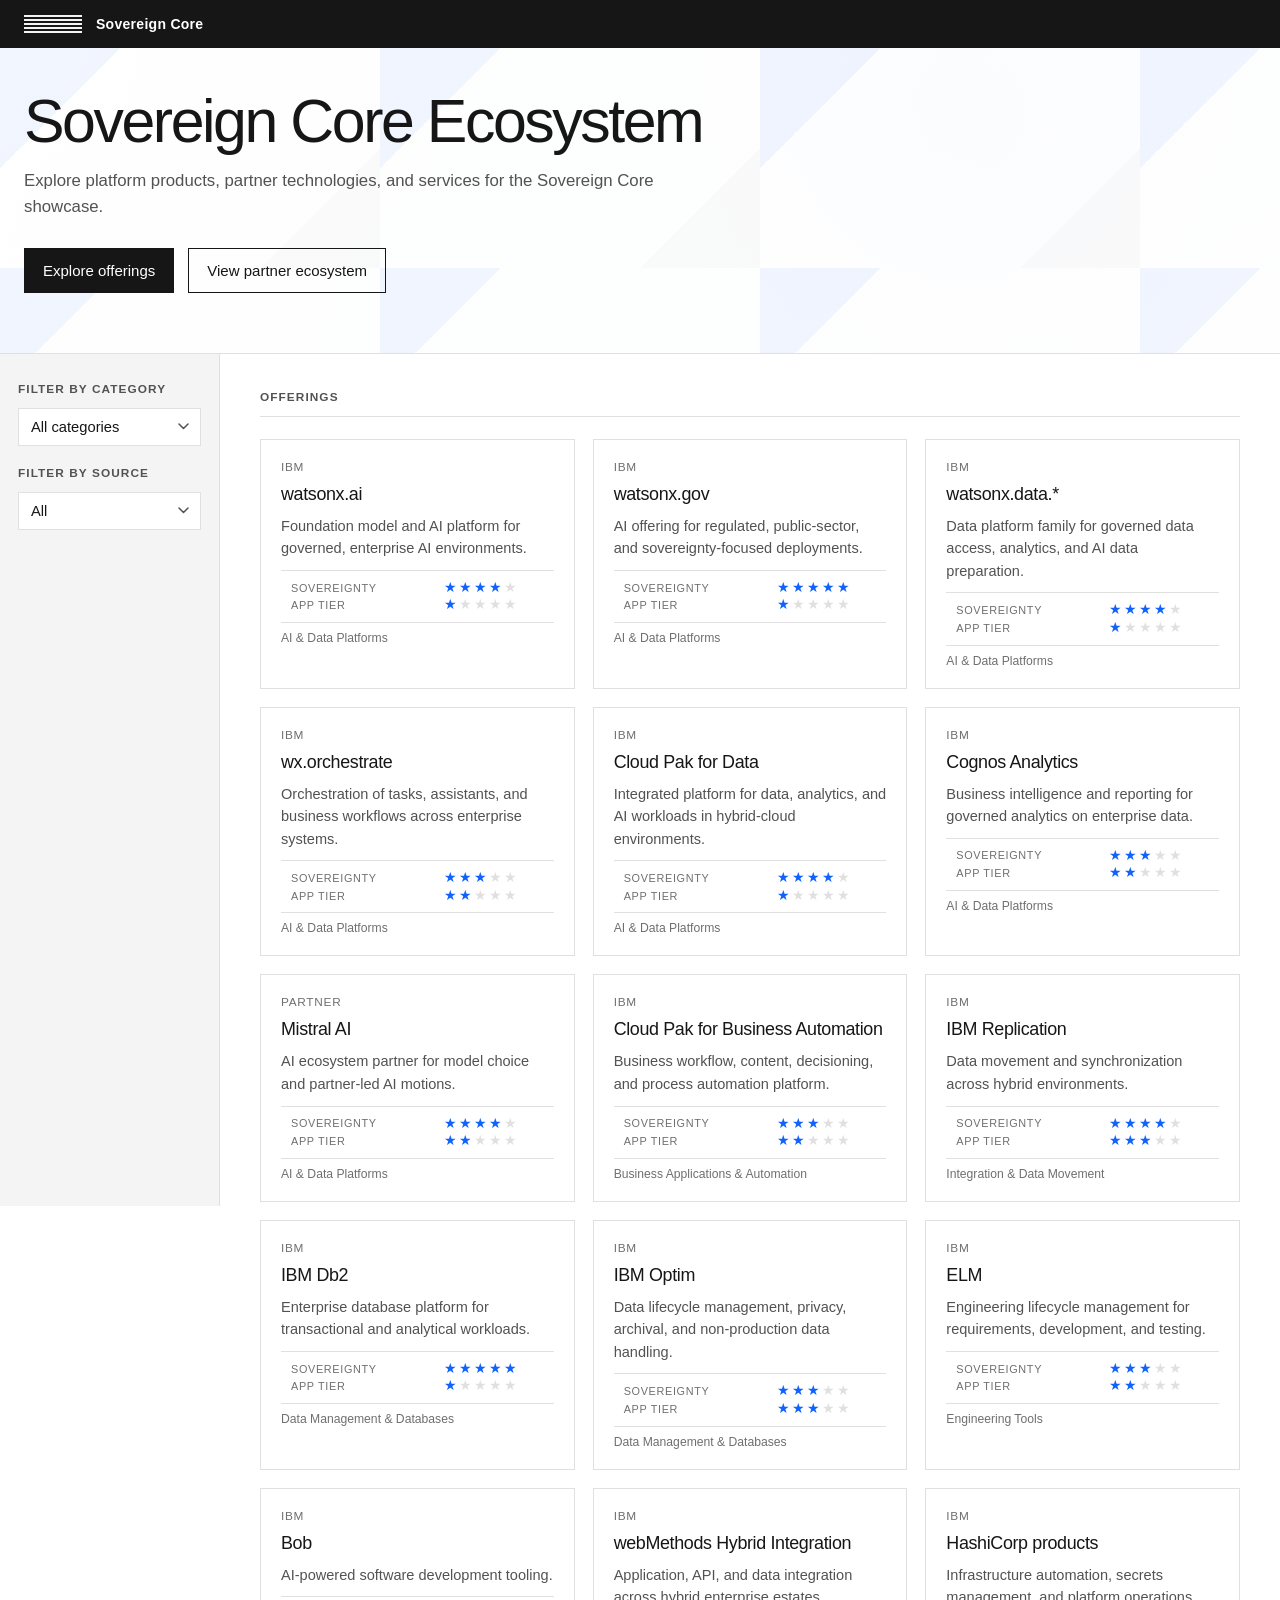
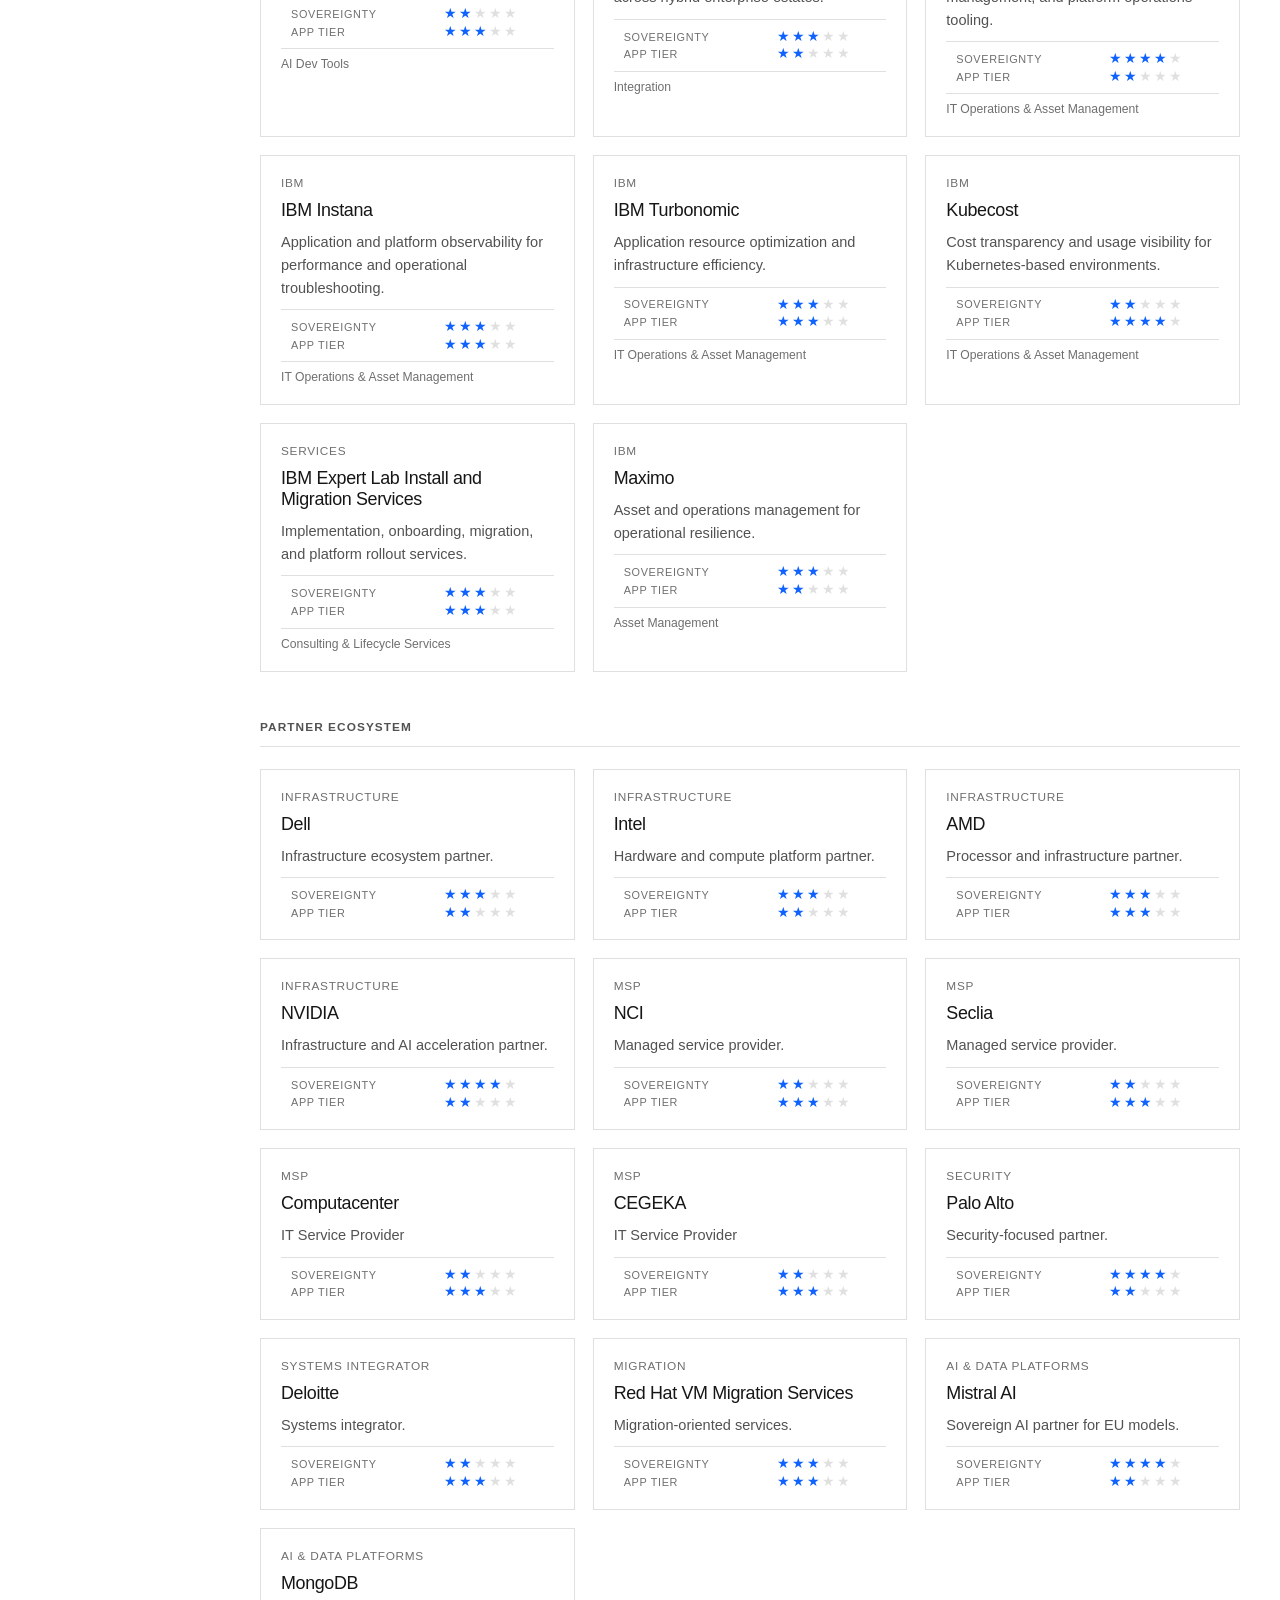
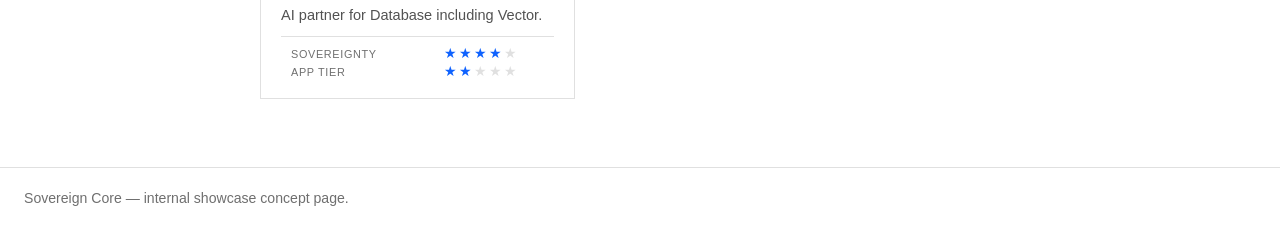
<file: index.html>
<!DOCTYPE html>
<html lang="en">
<head>
  <meta charset="UTF-8" />
  <meta name="viewport" content="width=device-width, initial-scale=1.0" />
  <title>Sovereign Core Ecosystem</title>
  <link rel="stylesheet" href="style.css" />
</head>
<body>

  <!-- ============================================================
       TOP NAVIGATION BAR
  ============================================================ -->
  <header class="topbar">
    <div class="topbar-inner">
      <div class="brand">
        <div class="brand-mark" aria-hidden="true"></div>
        <span id="brandName">Sovereign Core</span>
      </div>
    </div>
  </header>


  <!-- ============================================================
       HERO
  ============================================================ -->
  <div class="hero">
    <div class="hero-inner">
      <h1 id="heroTitle">Sovereign Core Ecosystem</h1>
      <p id="heroSubtitle">Explore platform products, partner technologies, and services.</p>
      <div class="cta-row">
        <a class="btn primary" href="#productsGrid">Explore offerings</a>
        <a class="btn" href="#partnersGrid">View partner ecosystem</a>
      </div>
    </div>
  </div>


  <!-- ============================================================
       MAIN LAYOUT — left sidebar filter + scrollable content
  ============================================================ -->
  <div class="page-body">

    <!-- Left sidebar -->
    <aside class="sidebar">
      <div class="sidebar-title">Filter by category</div>
      <select class="filter-select" id="categoryFilter" aria-label="Filter by category">
        <option value="all">All categories</option>
        <!-- Additional options are injected by app.js from data.js -->
      </select>
      <div class="sidebar-title" style="margin-top:1.25rem;">Filter by source</div>
      <select class="filter-select" id="vendorFilter" aria-label="Filter by source">
        <option value="all">All</option>
        <option value="IBM">IBM</option>
        <option value="Partner">Partner</option>
      </select>
    </aside>

    <!-- Scrollable content -->
    <div class="content-area">

      <!-- Offerings -->
      <div class="section-label" id="productsLabel">Offerings</div>
      <div class="cards-grid" id="productsGrid" aria-label="Offerings">
        <!-- Product cards are rendered here by app.js -->
      </div>

      <!-- Partner ecosystem -->
      <div class="section-label partners-label" id="partnersLabel">Partner Ecosystem</div>
      <div class="cards-grid" id="partnersGrid" aria-label="Partner ecosystem">
        <!-- Partner cards are rendered here by app.js -->
      </div>

      <!-- Shown when no cards match the selected filter -->
      <div class="empty-state" id="emptyState">No offerings match the selected category.</div>

    </div>
  </div>


  <!-- ============================================================
       FOOTER
  ============================================================ -->
  <footer>
    <div class="footer-inner" id="footerNote">Sovereign Core</div>
  </footer>


  <!-- ============================================================
       DETAIL MODAL (opened when clicking a product card)
  ============================================================ -->
  <div class="modal-backdrop" id="modalBackdrop" aria-hidden="true">
    <div class="service-modal" role="dialog" aria-modal="true" aria-labelledby="modalTitle">

      <div class="modal-header">
        <div>
          <div class="modal-kicker" id="modalKicker"></div>
          <h3 id="modalTitle">Title</h3>
          <p id="modalSubtitle"></p>
        </div>
        <div class="modal-header-right">
          <div class="modal-badges">

            <div class="modal-badge sovereignty-badge" id="sovereigntyBadge">
              <div class="modal-badge-main">
                <svg class="badge-icon sovereignty-icon" viewBox="0 0 14 16" fill="none" aria-hidden="true">
                  <path d="M7 1L1.5 3.5v5C1.5 12.5 4 15 7 15.5c3-.5 5.5-3 5.5-7v-5L7 1z" fill="currentColor"/>
                  <polyline points="4.5,8.5 6,10 9.5,6.5" stroke="white" stroke-width="1.4" stroke-linecap="round" stroke-linejoin="round"/>
                </svg>
                <span class="badge-label" id="modalSovereigntyText">Level —</span>
              </div>
              <div class="badge-desc" id="sovereigntyDesc"></div>
            </div>

            <div class="modal-badge tier-badge" id="tierBadge">
              <div class="modal-badge-main">
                <svg class="badge-icon tier-icon" viewBox="0 0 16 16" fill="none" aria-hidden="true">
                  <path d="M8 1a1 1 0 0 1 .9.6l.6 1.3a5.5 5.5 0 0 1 1 .6l1.4-.4a1 1 0 0 1 1 .5l1 1.7a1 1 0 0 1-.2 1.2l-1.1.9v1.2l1.1.9a1 1 0 0 1 .2 1.2l-1 1.7a1 1 0 0 1-1 .5l-1.4-.4a5.5 5.5 0 0 1-1 .6l-.6 1.3A1 1 0 0 1 8 15a1 1 0 0 1-.9-.6l-.6-1.3a5.5 5.5 0 0 1-1-.6l-1.4.4a1 1 0 0 1-1-.5l-1-1.7a1 1 0 0 1 .2-1.2l1.1-.9V7.8l-1.1-.9A1 1 0 0 1 2.1 5.7l1-1.7a1 1 0 0 1 1-.5l1.4.4a5.5 5.5 0 0 1 1-.6l.6-1.3A1 1 0 0 1 8 1z" fill="currentColor"/>
                  <circle cx="8" cy="8" r="2.2" fill="white"/>
                </svg>
                <span class="badge-label" id="modalTierText">Tier —</span>
              </div>
              <div class="badge-desc" id="tierDesc"></div>
            </div>

          </div>
          <button class="close-modal" id="closeModal" aria-label="Close details">×</button>
        </div>
      </div>

      <div class="modal-body">
        <h4>Overview</h4>
        <p id="modalOverview"></p>
        <h4>Relevant uses</h4>
        <ul id="modalUses"></ul>
      </div>

    </div>
  </div>


  <!-- Load data first so app.js can read it -->
  <script src="data.js"></script>
  <script src="app.js"></script>
</body>
</html>
</file>
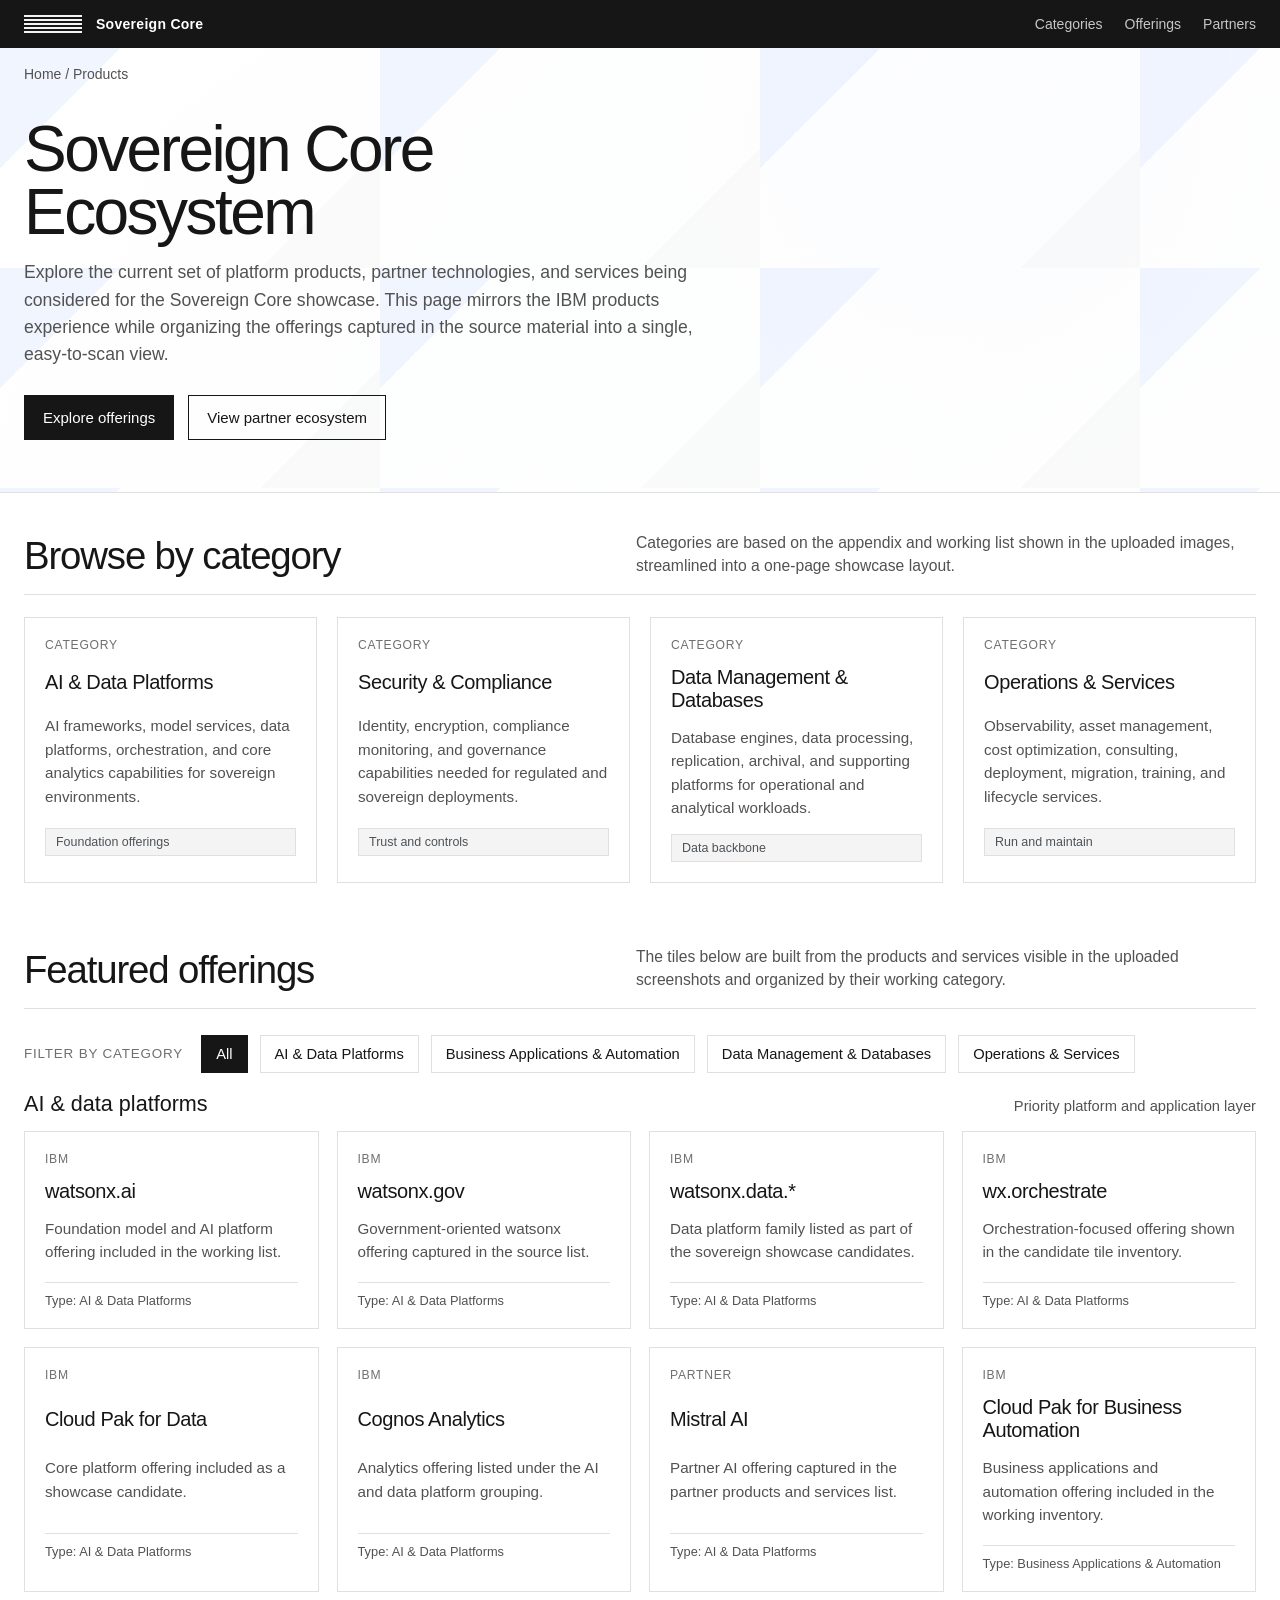
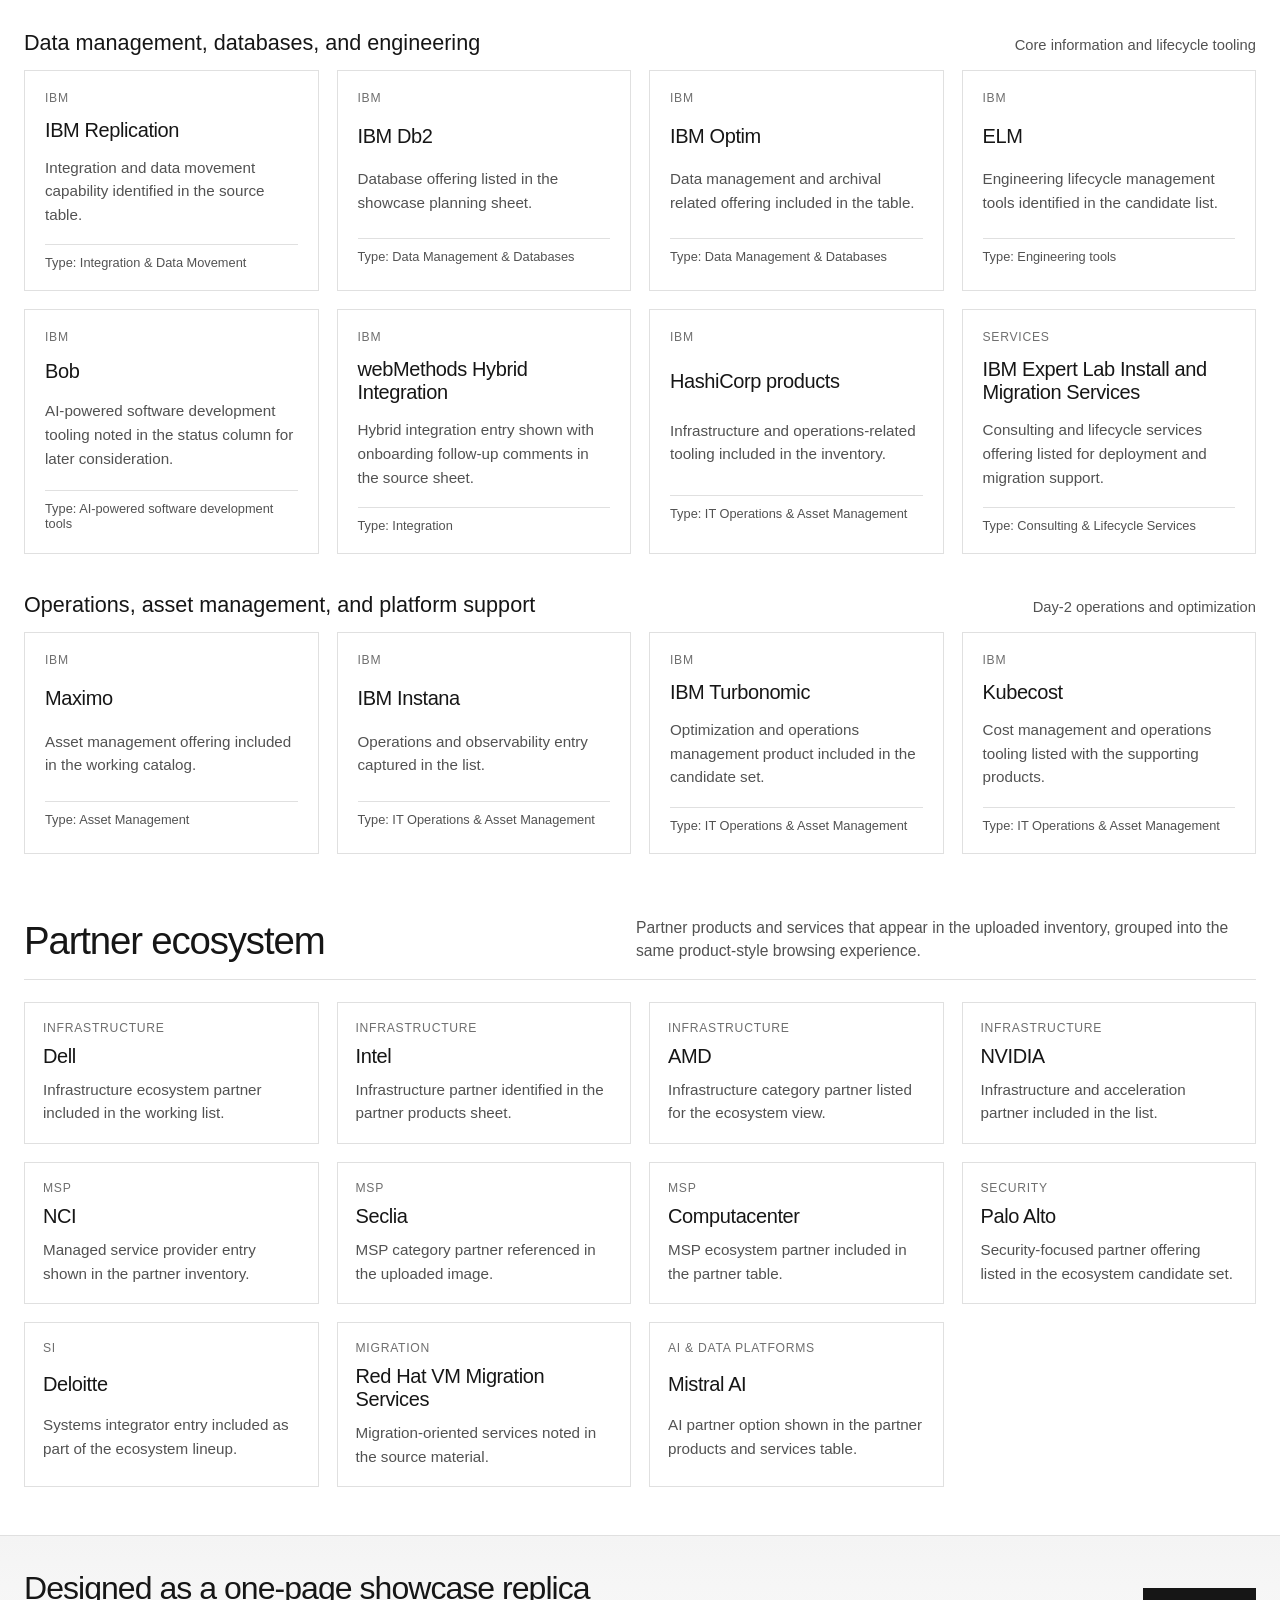
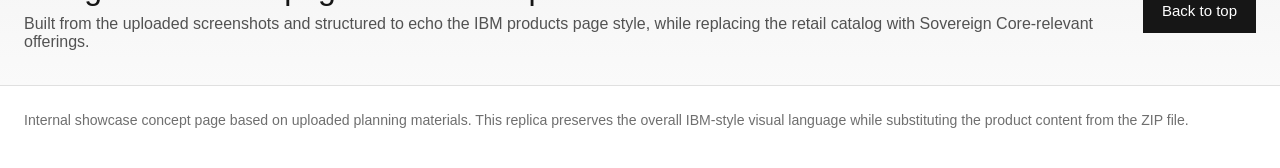
<file: main.html>
<!DOCTYPE html>
<html lang="en">
<head>
  <meta charset="UTF-8" />
  <meta name="viewport" content="width=device-width, initial-scale=1.0" />
  <title>Sovereign Core Products</title>
  <style>
    :root {
      --text: #161616;
      --muted: #525252;
      --line: #e0e0e0;
      --bg: #ffffff;
      --soft: #f4f4f4;
      --soft-2: #fafafa;
      --accent: #0f62fe;
      --dark: #161616;
    }
    * { box-sizing: border-box; }
    html { scroll-behavior: smooth; }
    body {
      margin: 0;
      font-family: "IBM Plex Sans", "Helvetica Neue", Arial, sans-serif;
      color: var(--text);
      background: var(--bg);
    }
    a { color: inherit; text-decoration: none; }
    .topbar {
      background: #161616;
      color: #fff;
      height: 48px;
      display: flex;
      align-items: center;
      justify-content: center;
      padding: 0 24px;
      position: sticky;
      top: 0;
      z-index: 20;
    }
    .topbar-inner {
      width: min(1240px, 100%);
      display: flex;
      align-items: center;
      justify-content: space-between;
      gap: 16px;
      font-size: 14px;
    }
    .brand {
      display: flex;
      align-items: center;
      gap: 14px;
      font-weight: 600;
      letter-spacing: .02em;
    }
    .brand-mark {
      width: 58px;
      height: 18px;
      background: linear-gradient(to bottom,
        #fff 0 2px, transparent 2px 4px,
        #fff 4px 6px, transparent 6px 8px,
        #fff 8px 10px, transparent 10px 12px,
        #fff 12px 14px, transparent 14px 16px,
        #fff 16px 18px);
      opacity: .95;
    }
    .navlinks { display: flex; gap: 22px; color: #c6c6c6; }
    .hero {
      position: relative;
      overflow: hidden;
      background:
        linear-gradient(105deg, rgba(255,255,255,.96), rgba(255,255,255,.88)),
        radial-gradient(circle at 75% 20%, rgba(15,98,254,.10), transparent 28%),
        linear-gradient(145deg, #f5f7fb 0%, #eef2f7 42%, #f8f8f8 100%);
      border-bottom: 1px solid var(--line);
    }
    .hero::after {
      content: "";
      position: absolute;
      inset: 0;
      background-image:
        linear-gradient(135deg, rgba(15,98,254,.08) 20%, transparent 20%),
        linear-gradient(315deg, rgba(120,120,120,.04) 20%, transparent 20%);
      background-size: 380px 220px;
      pointer-events: none;
      opacity: .7;
    }
    .container {
      width: min(1240px, calc(100% - 48px));
      margin: 0 auto;
      position: relative;
      z-index: 1;
    }
    .breadcrumbs {
      font-size: 14px;
      color: var(--muted);
      padding: 18px 0 0;
    }
    .hero-grid {
      display: grid;
      grid-template-columns: 1.25fr .85fr;
      gap: 36px;
      align-items: center;
      padding: 26px 0 52px;
    }
    h1 {
      font-size: clamp(2.35rem, 5vw, 4.2rem);
      line-height: .98;
      letter-spacing: -0.04em;
      margin: 10px 0 16px;
      max-width: 760px;
      font-weight: 400;
    }
    .hero p {
      max-width: 720px;
      color: var(--muted);
      font-size: 1.1rem;
      line-height: 1.55;
      margin: 0 0 26px;
    }
    .cta-row { display: flex; flex-wrap: wrap; gap: 14px; }
    .btn {
      display: inline-flex;
      align-items: center;
      gap: 10px;
      padding: 13px 18px;
      border: 1px solid var(--dark);
      font-size: 15px;
      transition: .15s ease;
    }
    .btn.primary {
      background: var(--dark);
      color: #fff;
      border-color: var(--dark);
    }
    .btn:hover { transform: translateY(-1px); }
    .hero-panel {
      background: rgba(255,255,255,.82);
      border: 1px solid var(--line);
      padding: 24px;
      backdrop-filter: blur(4px);
      box-shadow: 0 8px 32px rgba(0,0,0,.06);
    }
    .hero-panel h3 {
      margin: 0 0 14px;
      font-size: 1.08rem;
      font-weight: 500;
    }
    .hero-panel ul {
      margin: 0;
      padding-left: 18px;
      color: var(--muted);
      display: grid;
      gap: 10px;
      font-size: .97rem;
      line-height: 1.45;
    }
    section { padding: 38px 0 24px; }
    .section-head {
      display: flex;
      justify-content: space-between;
      align-items: end;
      gap: 16px;
      padding-bottom: 16px;
      border-bottom: 1px solid var(--line);
      margin-bottom: 22px;
    }
    .section-head h2 {
      margin: 0;
      font-size: clamp(1.7rem, 3vw, 2.4rem);
      font-weight: 400;
      letter-spacing: -0.03em;
    }
    .section-head p {
      margin: 0;
      max-width: 620px;
      color: var(--muted);
      line-height: 1.5;
      font-size: .98rem;
    }
    .category-grid {
      display: grid;
      grid-template-columns: repeat(4, minmax(0, 1fr));
      gap: 20px;
    }
    .category-card, .product-card, .partner-card {
      border: 1px solid var(--line);
      background: #fff;
      min-height: 100%;
      transition: border-color .15s ease, transform .15s ease, box-shadow .15s ease;
    }
    .category-card:hover, .product-card:hover, .partner-card:hover {
      border-color: #8a8a8a;
      transform: translateY(-2px);
      box-shadow: 0 8px 18px rgba(0,0,0,.04);
    }
    .category-card {
      padding: 20px;
      display: grid;
      gap: 14px;
    }
    .category-card .eyebrow,
    .product-card .eyebrow,
    .partner-card .eyebrow {
      font-size: .76rem;
      letter-spacing: .06em;
      text-transform: uppercase;
      color: #6f6f6f;
    }
    .category-card h3,
    .product-card h3,
    .partner-card h3 {
      margin: 0;
      font-size: 1.25rem;
      font-weight: 400;
      letter-spacing: -0.02em;
    }
    .category-card p,
    .product-card p,
    .partner-card p {
      margin: 0;
      color: var(--muted);
      line-height: 1.55;
      font-size: .95rem;
    }
    .tag {
      display: inline-block;
      align-self: start;
      padding: 6px 10px;
      border: 1px solid var(--line);
      background: var(--soft);
      font-size: .78rem;
      color: #4d5358;
    }
    .products-wrap { display: grid; gap: 28px; }
    .product-group { display: grid; gap: 14px; }
    .product-group-head {
      display: flex;
      align-items: baseline;
      justify-content: space-between;
      gap: 16px;
      padding-top: 10px;
    }
    .product-group-head h3 {
      margin: 0;
      font-size: 1.35rem;
      font-weight: 400;
    }
    .product-group-head span {
      color: var(--muted);
      font-size: .92rem;
    }
    .products-grid {
      display: grid;
      grid-template-columns: repeat(4, minmax(0, 1fr));
      gap: 18px;
    }
    .product-card {
      padding: 18px;
      display: grid;
      gap: 10px;
    }
    .product-card .meta {
      font-size: .8rem;
      color: #525252;
      border-top: 1px solid var(--line);
      padding-top: 10px;
      margin-top: 4px;
    }
    .partner-grid {
      display: grid;
      grid-template-columns: repeat(4, minmax(0, 1fr));
      gap: 18px;
    }
    .partner-card { padding: 18px; display: grid; gap: 10px; }
    .footer-cta {
      margin-top: 24px;
      background: linear-gradient(180deg, #f4f4f4 0%, #fafafa 100%);
      border-top: 1px solid var(--line);
      border-bottom: 1px solid var(--line);
    }
    .footer-cta-inner {
      display: grid;
      grid-template-columns: 1fr auto;
      gap: 24px;
      align-items: center;
      padding: 34px 0;
    }
    .footer-cta h2 {
      margin: 0 0 8px;
      font-size: 2rem;
      font-weight: 400;
      letter-spacing: -0.03em;
    }
    .footer-cta p { margin: 0; color: var(--muted); }
    footer {
      padding: 26px 0 40px;
      color: #6f6f6f;
      font-size: .88rem;
    }
    @media (max-width: 1080px) {
      .hero-grid, .footer-cta-inner { grid-template-columns: 1fr; }
      .category-grid, .products-grid, .partner-grid { grid-template-columns: repeat(2, minmax(0, 1fr)); }
    }
    @media (max-width: 640px) {
      .container { width: min(1240px, calc(100% - 28px)); }
      .navlinks { display: none; }
      .category-grid, .products-grid, .partner-grid { grid-template-columns: 1fr; }
      .topbar { padding: 0 14px; }
    }
  
    .product-card {
      cursor: pointer;
      position: relative;
      padding: 20px;
      display: grid;
      gap: 14px;
    }
    .product-card:hover {
      border-color: var(--accent);
      box-shadow: 0 12px 24px rgba(0,0,0,.08);
    }
    .modal-backdrop {
      position: fixed;
      inset: 0;
      background: rgba(22,22,22,.58);
      display: none;
      align-items: center;
      justify-content: center;
      padding: 24px;
      z-index: 1000;
    }
    .modal-backdrop.open { display: flex; }
    .service-modal {
      width: min(860px, 100%);
      max-height: min(88vh, 900px);
      overflow: auto;
      background: #fff;
      border: 1px solid var(--line);
      box-shadow: 0 20px 80px rgba(0,0,0,.28);
    }
    .service-modal-header {
      padding: 24px 28px 18px;
      border-bottom: 1px solid var(--line);
      display: flex;
      justify-content: space-between;
      gap: 20px;
      align-items: start;
      background: linear-gradient(180deg, #fbfbfb 0%, #f4f4f4 100%);
    }
    .service-modal-header h3 {
      margin: 6px 0 8px;
      font-size: clamp(1.8rem, 3vw, 2.5rem);
      font-weight: 400;
      letter-spacing: -0.03em;
    }
    .service-modal-header .kicker {
      font-size: .78rem;
      text-transform: uppercase;
      letter-spacing: .08em;
      color: #6f6f6f;
    }
    .service-modal-header p {
      margin: 0;
      color: var(--muted);
      max-width: 620px;
      line-height: 1.5;
    }
    .close-modal {
      border: 1px solid var(--line);
      background: #fff;
      width: 40px;
      height: 40px;
      font-size: 22px;
      line-height: 1;
      cursor: pointer;
      flex: 0 0 auto;
    }
    .service-modal-body {
      padding: 28px;
      display: grid;
      grid-template-columns: 1.2fr .8fr;
      gap: 28px;
    }
    .service-modal-body h4 {
      margin: 0 0 10px;
      font-size: 1rem;
      font-weight: 500;
    }
    .service-modal-body p {
      margin: 0 0 20px;
      color: var(--muted);
      line-height: 1.65;
    }
    .service-modal-body ul {
      margin: 0;
      padding-left: 18px;
      color: var(--muted);
      display: grid;
      gap: 10px;
      line-height: 1.5;
    }
    .modal-side-card {
      border: 1px solid var(--line);
      background: var(--soft-2);
      padding: 18px;
      display: grid;
      gap: 10px;
      align-self: start;
    }
    .modal-side-card .label {
      font-size: .76rem;
      text-transform: uppercase;
      letter-spacing: .06em;
      color: #6f6f6f;
    }
    @media (max-width: 900px) {
      .service-modal-body { grid-template-columns: 1fr; }
    }

  
    .filters-bar {
      display: flex;
      flex-wrap: wrap;
      gap: 12px;
      margin: 26px 0 8px;
      align-items: center;
    }
    .filters-label {
      font-size: .84rem;
      color: #6f6f6f;
      text-transform: uppercase;
      letter-spacing: .06em;
      margin-right: 6px;
    }
    .filter-chip {
      border: 1px solid var(--line);
      background: #fff;
      color: var(--text);
      padding: 10px 14px;
      font: inherit;
      font-size: .92rem;
      cursor: pointer;
      transition: .15s ease;
    }
    .filter-chip:hover {
      border-color: var(--accent);
      color: var(--accent);
    }
    .filter-chip.active {
      background: var(--dark);
      color: #fff;
      border-color: var(--dark);
    }
    .product-group.is-hidden {
      display: none;
    }
    .filter-empty-state {
      display: none;
      border: 1px solid var(--line);
      background: var(--soft-2);
      padding: 20px;
      color: var(--muted);
      margin-top: 12px;
    }

  </style>
</head>
<body>
  <header class="topbar">
    <div class="topbar-inner">
      <div class="brand">
        <div class="brand-mark" aria-hidden="true"></div>
        <span>Sovereign Core</span>
      </div>
      <nav class="navlinks" aria-label="Primary">
        <a href="#categories">Categories</a>
        <a href="#products">Offerings</a>
        <a href="#partners">Partners</a>
      </nav>
    </div>
  </header>

  <div class="hero">
    <div class="container">
      <div class="breadcrumbs">Home / Products</div>
      <div class="hero-grid">
        <div>
          <h1>Sovereign Core Ecosystem</h1>
          <p>
            Explore the current set of platform products, partner technologies, and services being considered for the Sovereign Core showcase. This page mirrors the IBM products experience while organizing the offerings captured in the source material into a single, easy-to-scan view.
          </p>
          <div class="cta-row">
            <a class="btn primary" href="#products">Explore offerings</a>
            <a class="btn" href="#partners">View partner ecosystem</a>
          </div>
        </div>
      </div>
    </div>
  </div>

  <main class="container">
    <section id="categories">
      <div class="section-head">
        <h2>Browse by category</h2>
        <p>Categories are based on the appendix and working list shown in the uploaded images, streamlined into a one-page showcase layout.</p>
      </div>
      <div class="category-grid">
        <article class="category-card">
          <div class="eyebrow">Category</div>
          <h3>AI &amp; Data Platforms</h3>
          <p>AI frameworks, model services, data platforms, orchestration, and core analytics capabilities for sovereign environments.</p>
          <span class="tag">Foundation offerings</span>
        </article>
        <article class="category-card">
          <div class="eyebrow">Category</div>
          <h3>Security &amp; Compliance</h3>
          <p>Identity, encryption, compliance monitoring, and governance capabilities needed for regulated and sovereign deployments.</p>
          <span class="tag">Trust and controls</span>
        </article>
        <article class="category-card">
          <div class="eyebrow">Category</div>
          <h3>Data Management &amp; Databases</h3>
          <p>Database engines, data processing, replication, archival, and supporting platforms for operational and analytical workloads.</p>
          <span class="tag">Data backbone</span>
        </article>
        <article class="category-card">
          <div class="eyebrow">Category</div>
          <h3>Operations &amp; Services</h3>
          <p>Observability, asset management, cost optimization, consulting, deployment, migration, training, and lifecycle services.</p>
          <span class="tag">Run and maintain</span>
        </article>
      </div>
      <div class="filter-empty-state" id="filterEmptyState">No offerings match the selected category.</div>
    </section>

    <section id="products">
      <div class="section-head">
        <h2>Featured offerings</h2>
        <p>The tiles below are built from the products and services visible in the uploaded screenshots and organized by their working category.</p>
      </div>

      <div class="filters-bar" aria-label="Offering filters">
        <div class="filters-label">Filter by category</div>
        <button class="filter-chip active" type="button" data-filter="all">All</button>
        <button class="filter-chip" type="button" data-filter="AI &amp; Data Platforms">AI &amp; Data Platforms</button>
        <button class="filter-chip" type="button" data-filter="Business Applications &amp; Automation">Business Applications &amp; Automation</button>
        <button class="filter-chip" type="button" data-filter="Data Management &amp; Databases">Data Management &amp; Databases</button>
        <button class="filter-chip" type="button" data-filter="Operations &amp; Services">Operations &amp; Services</button>
      </div>

      <div class="products-wrap">
        <div class="product-group">
          <div class="product-group-head">
            <h3>AI &amp; data platforms</h3>
            <span>Priority platform and application layer</span>
          </div>
          <div class="products-grid">
            <article class="product-card" data-category="AI &amp; Data Platforms" tabindex="0" role="button" aria-label="Open details for watsonx.ai" data-title="watsonx.ai" data-subtitle="AI studio and model platform" data-overview="Supports model development, inferencing, and AI application building in environments that need control, governance, and enterprise integration." data-fit="Model development and tuning||Prompt engineering and AI app building||Enterprise AI deployment patterns" data-why="Included as a core AI-layer offering for governed AI and sovereignty-sensitive environments."><div class="eyebrow">IBM</div><h3>watsonx.ai</h3><p>Foundation model and AI platform offering included in the working list.</p><div class="meta">Type: AI &amp; Data Platforms</div></article>
            <article class="product-card" data-category="AI &amp; Data Platforms" tabindex="0" role="button" aria-label="Open details for watsonx.gov" data-title="watsonx.gov" data-subtitle="Government-oriented AI offering" data-overview="Positioned for public-sector and regulated settings that need stronger operational control, deployment flexibility, and governance alignment." data-fit="Government and public-sector workloads||Controlled AI environments||Policy-aware deployment discussions" data-why="Signals support for regulated and sovereignty-focused AI use cases."><div class="eyebrow">IBM</div><h3>watsonx.gov</h3><p>Government-oriented watsonx offering captured in the source list.</p><div class="meta">Type: AI &amp; Data Platforms</div></article>
            <article class="product-card" data-category="AI &amp; Data Platforms" tabindex="0" role="button" aria-label="Open details for watsonx.data.*" data-title="watsonx.data.*" data-subtitle="Data platform family" data-overview="Represents the data-layer family used for governed data access, analytics, and AI data preparation across hybrid environments." data-fit="Lakehouse and analytics scenarios||Data access for AI||Governed enterprise data patterns" data-why="Serves as the data foundation under the AI and application layer."><div class="eyebrow">IBM</div><h3>watsonx.data.*</h3><p>Data platform family listed as part of the sovereign showcase candidates.</p><div class="meta">Type: AI &amp; Data Platforms</div></article>
            <article class="product-card" data-category="AI &amp; Data Platforms" tabindex="0" role="button" aria-label="Open details for wx.orchestrate" data-title="wx.orchestrate" data-subtitle="Workflow and AI orchestration" data-overview="Highlights orchestration of tasks, assistants, and business workflows across enterprise systems and user journeys." data-fit="Assistant-led workflows||Task automation||Cross-system orchestration" data-why="Adds an action and automation layer above the core platform."><div class="eyebrow">IBM</div><h3>wx.orchestrate</h3><p>Orchestration-focused offering shown in the candidate tile inventory.</p><div class="meta">Type: AI &amp; Data Platforms</div></article>
            <article class="product-card" data-category="AI &amp; Data Platforms" tabindex="0" role="button" aria-label="Open details for Cloud Pak for Data" data-title="Cloud Pak for Data" data-subtitle="Unified data and AI platform" data-overview="IBM’s integrated platform for data, analytics, and AI workloads, often used where hybrid-cloud operation and governance matter." data-fit="Data and AI platform consolidation||Governed analytics||Multi-service platform environments" data-why="A flagship platform offering in the broader catalog."><div class="eyebrow">IBM</div><h3>Cloud Pak for Data</h3><p>Core platform offering included as a showcase candidate.</p><div class="meta">Type: AI &amp; Data Platforms</div></article>
            <article class="product-card" data-category="AI &amp; Data Platforms" tabindex="0" role="button" aria-label="Open details for Cognos Analytics" data-title="Cognos Analytics" data-subtitle="Business intelligence and reporting" data-overview="Focused on dashboards, reporting, and business visibility for customers who need governed analytics on top of enterprise data." data-fit="Executive reporting||Operational dashboards||Governed business intelligence" data-why="Provides an analytics consumption layer for the page."><div class="eyebrow">IBM</div><h3>Cognos Analytics</h3><p>Analytics offering listed under the AI and data platform grouping.</p><div class="meta">Type: AI &amp; Data Platforms</div></article>
            <article class="product-card" data-category="AI &amp; Data Platforms" tabindex="0" role="button" aria-label="Open details for Mistral AI" data-title="Mistral AI" data-subtitle="AI ecosystem partner" data-overview="Shown as an ecosystem AI partner option to indicate model choice, openness, and partner-led AI motions in sovereign or regulated settings." data-fit="Model ecosystem expansion||European AI positioning||Partner-led AI offerings" data-why="Adds ecosystem depth and signals model choice."><div class="eyebrow">Partner</div><h3>Mistral AI</h3><p>Partner AI offering captured in the partner products and services list.</p><div class="meta">Type: AI &amp; Data Platforms</div></article>
            <article class="product-card" data-category="Business Applications &amp; Automation" tabindex="0" role="button" aria-label="Open details for Cloud Pak for Business Automation" data-title="Cloud Pak for Business Automation" data-subtitle="Business automation platform" data-overview="Brings workflow, content, decisioning, and process automation capabilities to enterprise transformation programs." data-fit="Document and workflow automation||Case management||Decision-intensive processes" data-why="Shows business process modernization in the overall portfolio."><div class="eyebrow">IBM</div><h3>Cloud Pak for Business Automation</h3><p>Business applications and automation offering included in the working inventory.</p><div class="meta">Type: Business Applications &amp; Automation</div></article>
          </div>
        </div>

        <div class="product-group">
          <div class="product-group-head">
            <h3>Data management, databases, and engineering</h3>
            <span>Core information and lifecycle tooling</span>
          </div>
          <div class="products-grid">
            <article class="product-card" data-category="Integration &amp; Data Movement" tabindex="0" role="button" aria-label="Open details for IBM Replication" data-title="IBM Replication" data-subtitle="Data movement and synchronization" data-overview="Supports movement of data across systems for availability, modernization, migration, and analytics use cases." data-fit="Operational data movement||Hybrid replication||Migration and resilience scenarios" data-why="Important for cross-environment data continuity."><div class="eyebrow">IBM</div><h3>IBM Replication</h3><p>Integration and data movement capability identified in the source table.</p><div class="meta">Type: Integration &amp; Data Movement</div></article>
            <article class="product-card" data-category="Data Management &amp; Databases" tabindex="0" role="button" aria-label="Open details for IBM Db2" data-title="IBM Db2" data-subtitle="Enterprise database platform" data-overview="Represents transactional and analytical database capabilities that can underpin managed data services and regulated application estates." data-fit="Core operational databases||Managed database services||Application data backbone" data-why="A foundational data service in the catalog."><div class="eyebrow">IBM</div><h3>IBM Db2</h3><p>Database offering listed in the showcase planning sheet.</p><div class="meta">Type: Data Management &amp; Databases</div></article>
            <article class="product-card" data-category="Data Management &amp; Databases" tabindex="0" role="button" aria-label="Open details for IBM Optim" data-title="IBM Optim" data-subtitle="Test data, privacy, and archival" data-overview="Useful for lifecycle management, data privacy, archival, and non-production data handling in controlled environments." data-fit="Test data management||Data privacy workflows||Archival and retention" data-why="Relevant where data governance and lifecycle control matter."><div class="eyebrow">IBM</div><h3>IBM Optim</h3><p>Data management and archival related offering included in the table.</p><div class="meta">Type: Data Management &amp; Databases</div></article>
            <article class="product-card" data-category="Engineering tools" tabindex="0" role="button" aria-label="Open details for ELM" data-title="ELM" data-subtitle="Engineering lifecycle management" data-overview="Supports requirements, development, testing, and traceability processes for engineering-intensive organizations." data-fit="Requirements traceability||Development governance||Engineering workflow support" data-why="Broadens the catalog into engineering and regulated development scenarios."><div class="eyebrow">IBM</div><h3>ELM</h3><p>Engineering lifecycle management tools identified in the candidate list.</p><div class="meta">Type: Engineering tools</div></article>
            <article class="product-card" data-category="AI-powered software development tools" tabindex="0" role="button" aria-label="Open details for Bob" data-title="Bob" data-subtitle="Working-code or incubation offering" data-overview="Included as a named offering in the source material and presented here as a placeholder ecosystem tile." data-fit="Internal incubation programs||Showcase and planning artifacts||Portfolio working view" data-why="Retained because it appeared in the uploaded source material."><div class="eyebrow">IBM</div><h3>Bob</h3><p>AI-powered software development tooling noted in the status column for later consideration.</p><div class="meta">Type: AI-powered software development tools</div></article>
            <article class="product-card" data-category="Integration" tabindex="0" role="button" aria-label="Open details for webMethods Hybrid Integration" data-title="webMethods Hybrid Integration" data-subtitle="Integration across environments" data-overview="Covers application, API, and integration patterns that connect data, apps, and workflows across hybrid estates." data-fit="Application integration||API-led architecture||Cross-environment connectivity" data-why="Important for tying together distributed enterprise systems."><div class="eyebrow">IBM</div><h3>webMethods Hybrid Integration</h3><p>Hybrid integration entry shown with onboarding follow-up comments in the source sheet.</p><div class="meta">Type: Integration</div></article>
            <article class="product-card" data-category="IT Operations &amp; Asset Management" tabindex="0" role="button" aria-label="Open details for HashiCorp products" data-title="HashiCorp products" data-subtitle="Infrastructure and secrets tooling" data-overview="Represents infrastructure automation, secrets, and platform operations tooling commonly used in controlled deployments." data-fit="Secrets and vaulting||Provisioning and automation||Operational platform tooling" data-why="Helpful for the control-plane and operations foundation story."><div class="eyebrow">IBM</div><h3>HashiCorp products</h3><p>Infrastructure and operations-related tooling included in the inventory.</p><div class="meta">Type: IT Operations &amp; Asset Management</div></article>
            <article class="product-card" data-category="Consulting &amp; Lifecycle Services" tabindex="0" role="button" aria-label="Open details for IBM Expert Lab Install and Migration Services" data-title="IBM Expert Lab Install and Migration Services" data-subtitle="Advisory and delivery services" data-overview="Services-led tile for implementation, onboarding, migration, and platform rollout support." data-fit="Deployment support||Migration planning||Accelerated onboarding" data-why="Adds a practical delivery path in addition to software products."><div class="eyebrow">Services</div><h3>IBM Expert Lab Install and Migration Services</h3><p>Consulting and lifecycle services offering listed for deployment and migration support.</p><div class="meta">Type: Consulting &amp; Lifecycle Services</div></article>
          </div>
        </div>

        <div class="product-group">
          <div class="product-group-head">
            <h3>Operations, asset management, and platform support</h3>
            <span>Day-2 operations and optimization</span>
          </div>
          <div class="products-grid">
            <article class="product-card" data-category="Asset Management" tabindex="0" role="button" aria-label="Open details for Maximo" data-title="Maximo" data-subtitle="Asset and operations management" data-overview="Supports operational resilience and asset-intensive environments that need visibility, maintenance, and process control." data-fit="Asset-heavy industries||Operational workflows||Reliability and maintenance use cases" data-why="Shows how the catalog extends into operational solutions."><div class="eyebrow">IBM</div><h3>Maximo</h3><p>Asset management offering included in the working catalog.</p><div class="meta">Type: Asset Management</div></article>
            <article class="product-card" data-category="IT Operations &amp; Asset Management" tabindex="0" role="button" aria-label="Open details for IBM Instana" data-title="IBM Instana" data-subtitle="Observability and monitoring" data-overview="Provides application and platform observability for performance visibility, issue detection, and operational troubleshooting." data-fit="Application observability||Performance monitoring||Operational diagnostics" data-why="Relevant to day-2 operations and platform reliability."><div class="eyebrow">IBM</div><h3>IBM Instana</h3><p>Operations and observability entry captured in the list.</p><div class="meta">Type: IT Operations &amp; Asset Management</div></article>
            <article class="product-card" data-category="IT Operations &amp; Asset Management" tabindex="0" role="button" aria-label="Open details for IBM Turbonomic" data-title="IBM Turbonomic" data-subtitle="Resource optimization" data-overview="Focuses on application resource optimization and infrastructure efficiency to improve performance and control cost." data-fit="Capacity optimization||Performance and cost balance||Resource decision support" data-why="Complements observability with optimization and efficiency."><div class="eyebrow">IBM</div><h3>IBM Turbonomic</h3><p>Optimization and operations management product included in the candidate set.</p><div class="meta">Type: IT Operations &amp; Asset Management</div></article>
            <article class="product-card" data-category="IT Operations &amp; Asset Management" tabindex="0" role="button" aria-label="Open details for Kubecost" data-title="Kubecost" data-subtitle="Kubernetes cost visibility" data-overview="Provides cost transparency and usage visibility for Kubernetes-based environments and shared platform operations." data-fit="Cluster cost allocation||Chargeback and visibility||Kubernetes financial operations" data-why="Useful for shared platform governance and accountability."><div class="eyebrow">IBM</div><h3>Kubecost</h3><p>Cost management and operations tooling listed with the supporting products.</p><div class="meta">Type: IT Operations &amp; Asset Management</div></article>
          </div>
        </div>
      </div>
    </section>

    <section id="partners">
      <div class="section-head">
        <h2>Partner ecosystem</h2>
        <p>Partner products and services that appear in the uploaded inventory, grouped into the same product-style browsing experience.</p>
      </div>
      <div class="partner-grid">
        <article class="partner-card"><div class="eyebrow">Infrastructure</div><h3>Dell</h3><p>Infrastructure ecosystem partner included in the working list.</p></article>
        <article class="partner-card"><div class="eyebrow">Infrastructure</div><h3>Intel</h3><p>Infrastructure partner identified in the partner products sheet.</p></article>
        <article class="partner-card"><div class="eyebrow">Infrastructure</div><h3>AMD</h3><p>Infrastructure category partner listed for the ecosystem view.</p></article>
        <article class="partner-card"><div class="eyebrow">Infrastructure</div><h3>NVIDIA</h3><p>Infrastructure and acceleration partner included in the list.</p></article>
        <article class="partner-card"><div class="eyebrow">MSP</div><h3>NCI</h3><p>Managed service provider entry shown in the partner inventory.</p></article>
        <article class="partner-card"><div class="eyebrow">MSP</div><h3>Seclia</h3><p>MSP category partner referenced in the uploaded image.</p></article>
        <article class="partner-card"><div class="eyebrow">MSP</div><h3>Computacenter</h3><p>MSP ecosystem partner included in the partner table.</p></article>
        <article class="partner-card"><div class="eyebrow">Security</div><h3>Palo Alto</h3><p>Security-focused partner offering listed in the ecosystem candidate set.</p></article>
        <article class="partner-card"><div class="eyebrow">SI</div><h3>Deloitte</h3><p>Systems integrator entry included as part of the ecosystem lineup.</p></article>
        <article class="partner-card"><div class="eyebrow">Migration</div><h3>Red Hat VM Migration Services</h3><p>Migration-oriented services noted in the source material.</p></article>
        <article class="partner-card"><div class="eyebrow">AI &amp; Data Platforms</div><h3>Mistral AI</h3><p>AI partner option shown in the partner products and services table.</p></article>
      </div>
    </section>
  </main>

  <div class="footer-cta">
    <div class="container footer-cta-inner">
      <div>
        <h2>Designed as a one-page showcase replica</h2>
        <p>Built from the uploaded screenshots and structured to echo the IBM products page style, while replacing the retail catalog with Sovereign Core-relevant offerings.</p>
      </div>
      <a class="btn primary" href="#categories">Back to top</a>
    </div>
  </div>

  <footer>
    <div class="container">
      Internal showcase concept page based on uploaded planning materials. This replica preserves the overall IBM-style visual language while substituting the product content from the ZIP file.
    </div>
  </footer>

  <div class="modal-backdrop" id="serviceModalBackdrop" aria-hidden="true">
    <div class="service-modal" role="dialog" aria-modal="true" aria-labelledby="serviceModalTitle">
      <div class="service-modal-header">
        <div>
          <div class="kicker" id="serviceModalKicker">Service details</div>
          <h3 id="serviceModalTitle">Service title</h3>
          <p id="serviceModalSubtitle">Additional information about the selected service.</p>
        </div>
        <button class="close-modal" id="closeServiceModal" aria-label="Close details">×</button>
      </div>
      <div class="service-modal-body">
        <div>
          <h4>Overview</h4>
          <p id="serviceModalOverview"></p>
          <h4>Relevant uses</h4>
          <ul id="serviceModalFit"></ul>
        </div>
        <div class="modal-side-card">
          <div class="label">Why it appears on this page</div>
          <p id="serviceModalWhy"></p>
        </div>
      </div>
    </div>
  </div>

  <script>
    document.addEventListener('DOMContentLoaded', function () {
      const cards = document.querySelectorAll('.product-card');
      const groups = document.querySelectorAll('.product-group');
      const filterChips = document.querySelectorAll('.filter-chip');
      const emptyState = document.getElementById('filterEmptyState');
      const backdrop = document.getElementById('serviceModalBackdrop');
      const closeBtn = document.getElementById('closeServiceModal');
      const titleEl = document.getElementById('serviceModalTitle');
      const kickerEl = document.getElementById('serviceModalKicker');
      const subtitleEl = document.getElementById('serviceModalSubtitle');
      const overviewEl = document.getElementById('serviceModalOverview');
      const fitEl = document.getElementById('serviceModalFit');
      const whyEl = document.getElementById('serviceModalWhy');
      let lastTrigger = null;

      function applyFilter(filterValue) {
        let visibleCards = 0;
        cards.forEach(function(card) {
          const show = filterValue === 'all' || card.dataset.category === filterValue;
          card.style.display = show ? '' : 'none';
          if (show) visibleCards += 1;
        });

        groups.forEach(function(group) {
          const visibleInGroup = Array.from(group.querySelectorAll('.product-card')).some(function(card) {
            return card.style.display !== 'none';
          });
          group.classList.toggle('is-hidden', !visibleInGroup);
        });

        if (emptyState) {
          emptyState.style.display = visibleCards === 0 ? 'block' : 'none';
        }

        filterChips.forEach(function(chip) {
          chip.classList.toggle('active', chip.dataset.filter === filterValue);
        });
      }

      filterChips.forEach(function(chip) {
        chip.addEventListener('click', function() {
          applyFilter(chip.dataset.filter);
        });
      });

      function openServiceModal(card) {
        lastTrigger = card;
        titleEl.textContent = card.dataset.title || 'Service';
        kickerEl.textContent = (card.querySelector('.eyebrow') || {}).textContent || 'Service details';
        subtitleEl.textContent = card.dataset.subtitle || '';
        overviewEl.textContent = card.dataset.overview || '';
        whyEl.textContent = card.dataset.why || '';
        fitEl.innerHTML = '';
        (card.dataset.fit || '').split('||').filter(Boolean).forEach(function(item) {
          const li = document.createElement('li');
          li.textContent = item;
          fitEl.appendChild(li);
        });
        backdrop.classList.add('open');
        backdrop.setAttribute('aria-hidden', 'false');
        document.body.style.overflow = 'hidden';
      }

      function closeServiceModal() {
        backdrop.classList.remove('open');
        backdrop.setAttribute('aria-hidden', 'true');
        document.body.style.overflow = '';
        if (lastTrigger) lastTrigger.focus();
      }

      cards.forEach(function(card) {
        card.addEventListener('click', function() { openServiceModal(card); });
        card.addEventListener('keydown', function(e) {
          if (e.key === 'Enter' || e.key === ' ') {
            e.preventDefault();
            openServiceModal(card);
          }
        });
      });

      closeBtn.addEventListener('click', closeServiceModal);
      backdrop.addEventListener('click', function(e) {
        if (e.target === backdrop) closeServiceModal();
      });
      document.addEventListener('keydown', function(e) {
        if (e.key === 'Escape' && backdrop.classList.contains('open')) closeServiceModal();
      });
    });
  </script>
</body>
</html>
</file>
<file: style.css>
/* ================================================================
   style.css — Visual styles for Sovereign Core Ecosystem page
   To change the colour scheme, update the :root variables below.
================================================================ */

:root {
  --text:          #161616;
  --muted:         #525252;
  --line:          #e0e0e0;
  --bg:            #ffffff;
  --soft:          #f4f4f4;
  --soft-2:        #fafafa;
  --accent:        #0f62fe;
  --dark:          #161616;
  --topbar-height: 48px;
}

* { box-sizing: border-box; }
html { scroll-behavior: smooth; }

body {
  margin: 0;
  font-family: "IBM Plex Sans", "Helvetica Neue", Arial, sans-serif;
  color: var(--text);
  background: var(--bg);
}

a { color: inherit; text-decoration: none; }


/* ================================================================
   TOP BAR
================================================================ */

.topbar {
  background: var(--dark);
  color: #fff;
  height: var(--topbar-height);
  display: flex;
  align-items: center;
  padding: 0 24px;
  position: sticky;
  top: 0;
  z-index: 20;
}

.topbar-inner {
  width: min(1440px, 100%);
  margin: 0 auto;
  display: flex;
  align-items: center;
  font-size: 14px;
}

.brand {
  display: flex;
  align-items: center;
  gap: 14px;
  font-weight: 600;
  letter-spacing: .02em;
}

/* Decorative stripe mark */
.brand-mark {
  width: 58px;
  height: 18px;
  background: linear-gradient(to bottom,
    #fff 0 2px, transparent 2px 4px,
    #fff 4px 6px, transparent 6px 8px,
    #fff 8px 10px, transparent 10px 12px,
    #fff 12px 14px, transparent 14px 16px,
    #fff 16px 18px);
  opacity: .95;
}


/* ================================================================
   HERO
================================================================ */

.hero {
  position: relative;
  overflow: hidden;
  background:
    linear-gradient(105deg, rgba(255,255,255,.96), rgba(255,255,255,.88)),
    radial-gradient(circle at 75% 20%, rgba(15,98,254,.10), transparent 28%),
    linear-gradient(145deg, #f5f7fb 0%, #eef2f7 42%, #f8f8f8 100%);
  border-bottom: 1px solid var(--line);
}

.hero::after {
  content: "";
  position: absolute;
  inset: 0;
  background-image:
    linear-gradient(135deg, rgba(15,98,254,.08) 20%, transparent 20%),
    linear-gradient(315deg, rgba(120,120,120,.04) 20%, transparent 20%);
  background-size: 380px 220px;
  pointer-events: none;
  opacity: .7;
}

.hero-inner {
  width: min(1440px, calc(100% - 48px));
  margin: 0 auto;
  position: relative;
  z-index: 1;
  padding: 44px 0 60px;
}

h1 {
  font-size: clamp(2.2rem, 5vw, 3.8rem);
  line-height: .98;
  letter-spacing: -0.04em;
  margin: 0 0 16px;
  font-weight: 400;
  max-width: 720px;
}

.hero p {
  max-width: 640px;
  color: var(--muted);
  font-size: 1.05rem;
  line-height: 1.55;
  margin: 0 0 28px;
}

.cta-row {
  display: flex;
  flex-wrap: wrap;
  gap: 14px;
}

.btn {
  display: inline-flex;
  align-items: center;
  gap: 10px;
  padding: 13px 18px;
  border: 1px solid var(--dark);
  font-size: 15px;
  font-family: inherit;
  cursor: pointer;
  transition: transform .15s ease;
  text-decoration: none;
}

.btn.primary {
  background: var(--dark);
  color: #fff;
}

.btn:hover { transform: translateY(-1px); }


/* ================================================================
   PAGE LAYOUT — sidebar + scrollable content
================================================================ */

.page-body {
  display: grid;
  grid-template-columns: 220px 1fr;
  width: min(1440px, 100%);
  margin: 0 auto;
  min-height: calc(100vh - var(--topbar-height));
}


/* ---- Left sidebar ---- */

.sidebar {
  position: sticky;
  top: var(--topbar-height);
  height: calc(100vh - var(--topbar-height));
  overflow-y: auto;
  border-right: 1px solid var(--line);
  padding: 28px 18px;
  background: var(--soft);
}

.sidebar-title {
  font-size: .74rem;
  text-transform: uppercase;
  letter-spacing: .09em;
  color: var(--muted);
  margin: 0 0 12px;
  font-weight: 600;
}

/* Dropdown select with custom arrow */
.filter-select {
  width: 100%;
  padding: 10px 32px 10px 12px;
  border: 1px solid var(--line);
  background-color: #fff;
  background-image: url("data:image/svg+xml,%3Csvg xmlns='http://www.w3.org/2000/svg' width='11' height='7' viewBox='0 0 11 7'%3E%3Cpath d='M1 1l4.5 4.5L10 1' stroke='%23525252' stroke-width='1.5' fill='none' stroke-linecap='round' stroke-linejoin='round'/%3E%3C/svg%3E");
  background-repeat: no-repeat;
  background-position: right 11px center;
  appearance: none;
  -webkit-appearance: none;
  font: inherit;
  font-size: .92rem;
  color: var(--text);
  cursor: pointer;
  transition: border-color .15s ease;
}

.filter-select:hover { border-color: #8a8a8a; }

.filter-select:focus {
  outline: 2px solid var(--accent);
  outline-offset: 1px;
}


/* ---- Main content area ---- */

.content-area {
  padding: 36px 40px 64px;
}

.section-label {
  font-size: .74rem;
  font-weight: 600;
  text-transform: uppercase;
  letter-spacing: .09em;
  color: var(--muted);
  border-bottom: 1px solid var(--line);
  padding-bottom: 12px;
  margin: 0 0 22px;
}

.section-label.partners-label {
  margin-top: 48px;
}


/* ================================================================
   CARDS GRID
================================================================ */

.cards-grid {
  display: grid;
  grid-template-columns: repeat(4, minmax(0, 1fr));
  gap: 18px;
  margin-bottom: 4px;
}

/* Shared card base */
.product-card,
.partner-card {
  border: 1px solid var(--line);
  background: #fff;
  padding: 20px;
  display: grid;
  gap: 10px;
  align-content: start;
  transition: border-color .15s ease, transform .15s ease, box-shadow .15s ease;
}

/* Product cards are clickable */
.product-card {
  cursor: pointer;
  position: relative;
}

.product-card:hover {
  border-color: var(--accent);
  transform: translateY(-2px);
  box-shadow: 0 12px 24px rgba(0, 0, 0, .08);
}

/* "View details" hint at the bottom of each product card */

.partner-card:hover {
  border-color: #8a8a8a;
  transform: translateY(-2px);
  box-shadow: 0 8px 18px rgba(0, 0, 0, .05);
}

/* Eyebrow (vendor / category label) */
.eyebrow {
  font-size: .74rem;
  letter-spacing: .06em;
  text-transform: uppercase;
  color: #6f6f6f;
}

/* Card title */
.product-card h3,
.partner-card h3 {
  margin: 0;
  font-size: 1.12rem;
  font-weight: 400;
  letter-spacing: -0.02em;
}

/* Card body text */
.product-card p,
.partner-card p {
  margin: 0;
  color: var(--muted);
  line-height: 1.55;
  font-size: .91rem;
}

/* Star ratings block */
.card-ratings {
  display: flex;
  flex-direction: column;
  gap: 4px;
  border-top: 1px solid var(--line);
  padding-top: 10px;
  padding-left: 10px;
}

.rating-row {
  display: flex;
  align-items: center;
  gap: 8px;
}

.rating-label {
  font-size: .68rem;
  text-transform: uppercase;
  letter-spacing: .06em;
  color: #6f6f6f;
  width: 145px;
  flex-shrink: 0;
}

.stars-group {
  display: flex;
  gap: 2px;
}

.star {
  font-size: .85rem;
  color: var(--line);
  line-height: 1;
}

.star.filled {
  color: var(--accent);
  animation: starPop .3s ease both;
}

.stars-group .star:nth-child(1).filled { animation-delay: .04s; }
.stars-group .star:nth-child(2).filled { animation-delay: .08s; }
.stars-group .star:nth-child(3).filled { animation-delay: .12s; }
.stars-group .star:nth-child(4).filled { animation-delay: .16s; }
.stars-group .star:nth-child(5).filled { animation-delay: .20s; }

/* Category meta line */
.card-meta {
  font-size: .76rem;
  color: #6f6f6f;
  border-top: 1px solid var(--line);
  padding-top: 8px;
}

/* Empty state shown when no cards match the filter */
.empty-state {
  display: none;
  border: 1px solid var(--line);
  background: var(--soft-2);
  padding: 24px;
  color: var(--muted);
  font-size: .95rem;
}


/* ================================================================
   DETAIL MODAL
================================================================ */

.modal-backdrop {
  position: fixed;
  inset: 0;
  background: rgba(22, 22, 22, .58);
  display: none;
  align-items: center;
  justify-content: center;
  padding: 24px;
  z-index: 1000;
}

.modal-backdrop.open { display: flex; }

.service-modal {
  width: min(780px, 100%);
  max-height: min(88vh, 880px);
  overflow: auto;
  background: #fff;
  border: 1px solid var(--line);
  box-shadow: 0 20px 80px rgba(0, 0, 0, .28);
  animation: modalIn .2s ease both;
}

.modal-header {
  padding: 24px 28px 18px;
  border-bottom: 1px solid var(--line);
  display: flex;
  justify-content: space-between;
  gap: 20px;
  align-items: start;
  background: linear-gradient(180deg, #fbfbfb 0%, #f4f4f4 100%);
}

/* Right side: badges stacked left, close button right */
.modal-header-right {
  display: flex;
  flex-direction: row;
  align-items: flex-start;
  gap: 8px;
  flex-shrink: 0;
}

.modal-badges {
  display: flex;
  flex-direction: column;
  gap: 6px;
}

/* Individual badge */
.modal-badge {
  border: 1px solid var(--line);
  background: #fff;
  position: relative;
  cursor: default;
  transition: border-color .15s ease;
  user-select: none;
}

.modal-badge:hover { border-color: #8a8a8a; }

.modal-badge-main {
  display: flex;
  align-items: center;
  gap: 7px;
  padding: 7px 10px;
}

.badge-icon {
  width: 14px;
  height: 14px;
  flex-shrink: 0;
}

.sovereignty-icon { color: var(--accent); }
.tier-icon        { color: #525252; }

.badge-label {
  font-size: .82rem;
  font-weight: 500;
  flex: 1;
  color: var(--text);
}

/* Hover tooltip */
.badge-desc {
  position: absolute;
  top: calc(100% + 6px);
  right: 0;
  width: 220px;
  background: var(--dark);
  color: #f4f4f4;
  font-size: .76rem;
  line-height: 1.55;
  padding: 9px 11px;
  z-index: 50;
  opacity: 0;
  pointer-events: none;
  transition: opacity .15s ease;
  white-space: normal;
}

.modal-badge:hover .badge-desc {
  opacity: 1;
}

.modal-kicker {
  font-size: .76rem;
  text-transform: uppercase;
  letter-spacing: .09em;
  color: #6f6f6f;
  margin-bottom: 6px;
}

.modal-header h3 {
  margin: 0 0 8px;
  font-size: clamp(1.5rem, 3vw, 2.1rem);
  font-weight: 400;
  letter-spacing: -0.03em;
}

.modal-header p {
  margin: 0;
  color: var(--muted);
  max-width: 540px;
  line-height: 1.5;
  font-size: .97rem;
}

.close-modal {
  border: 1px solid var(--line);
  background: #fff;
  width: 40px;
  height: 40px;
  font-size: 22px;
  line-height: 1;
  cursor: pointer;
  flex: 0 0 auto;
  display: flex;
  align-items: center;
  justify-content: center;
}

.close-modal:hover { background: var(--soft); }

.modal-body {
  padding: 28px;
}

.modal-body h4 {
  margin: 0 0 10px;
  font-size: 1rem;
  font-weight: 500;
}

.modal-body p {
  margin: 0 0 22px;
  color: var(--muted);
  line-height: 1.65;
}

.modal-body ul {
  margin: 0;
  padding-left: 20px;
  color: var(--muted);
  display: grid;
  gap: 8px;
  line-height: 1.5;
}


/* ================================================================
   ANIMATIONS
================================================================ */

@keyframes cardIn {
  from { opacity: 0; transform: translateY(10px); }
  to   { opacity: 1; transform: translateY(0);    }
}

@keyframes modalIn {
  from { opacity: 0; transform: scale(.97); }
  to   { opacity: 1; transform: scale(1);   }
}

@keyframes starPop {
  0%   { transform: scale(0.4); }
  70%  { transform: scale(1.25); }
  100% { transform: scale(1); }
}

.product-card { animation: cardIn .35s ease both; }
.partner-card { animation: cardIn .35s ease both; }


/* ================================================================
   FOOTER
================================================================ */

footer {
  border-top: 1px solid var(--line);
  padding: 22px 0 40px;
  color: #6f6f6f;
  font-size: .88rem;
}

.footer-inner {
  width: min(1440px, calc(100% - 48px));
  margin: 0 auto;
}


/* ================================================================
   RESPONSIVE
================================================================ */

@media (max-width: 1280px) {
  .cards-grid { grid-template-columns: repeat(3, minmax(0, 1fr)); }
}

@media (max-width: 960px) {
  .page-body { grid-template-columns: 1fr; }

  .sidebar {
    position: static;
    height: auto;
    border-right: none;
    border-bottom: 1px solid var(--line);
    padding: 20px 16px;
  }

  .content-area { padding: 28px 24px 48px; }
  .cards-grid { grid-template-columns: repeat(2, minmax(0, 1fr)); }
}

@media (max-width: 560px) {
  .cards-grid { grid-template-columns: 1fr; }
  .hero-inner { padding: 28px 0 36px; }
  .content-area { padding: 20px 14px 40px; }
}
</file>
